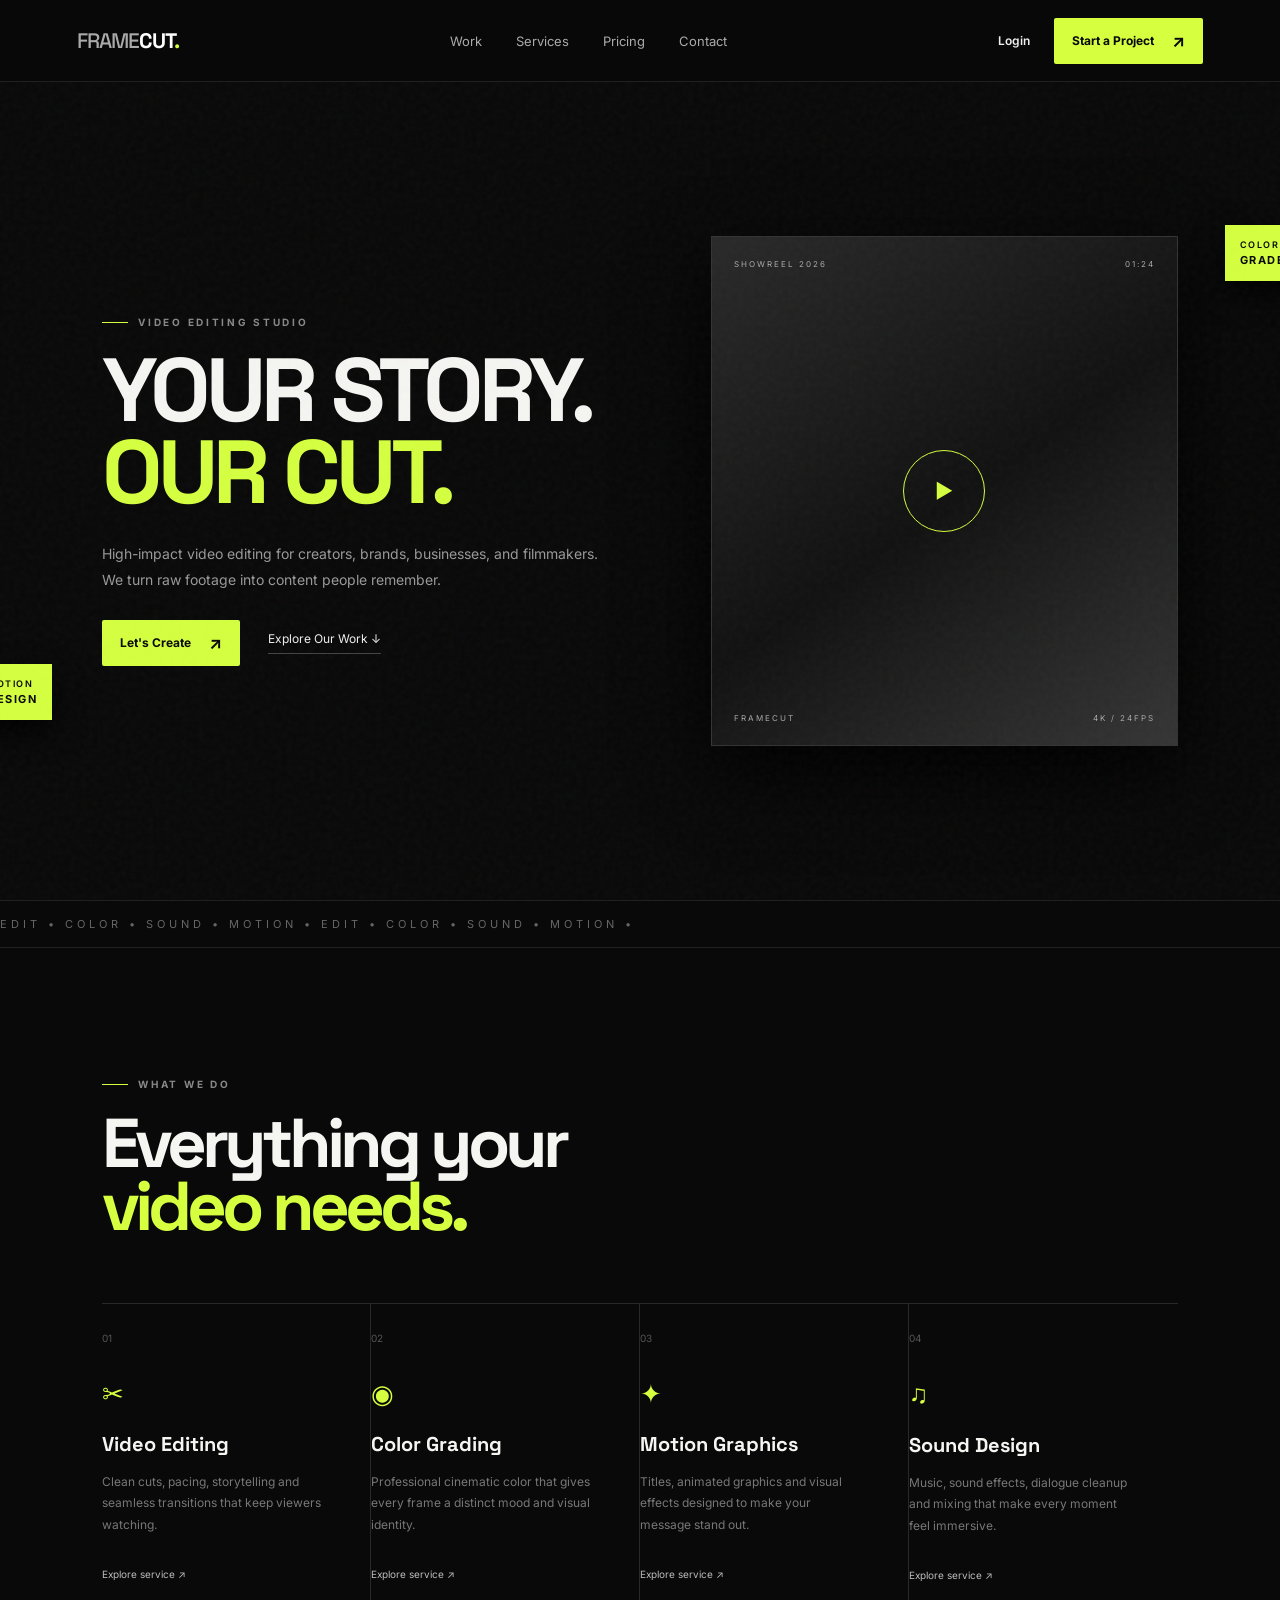
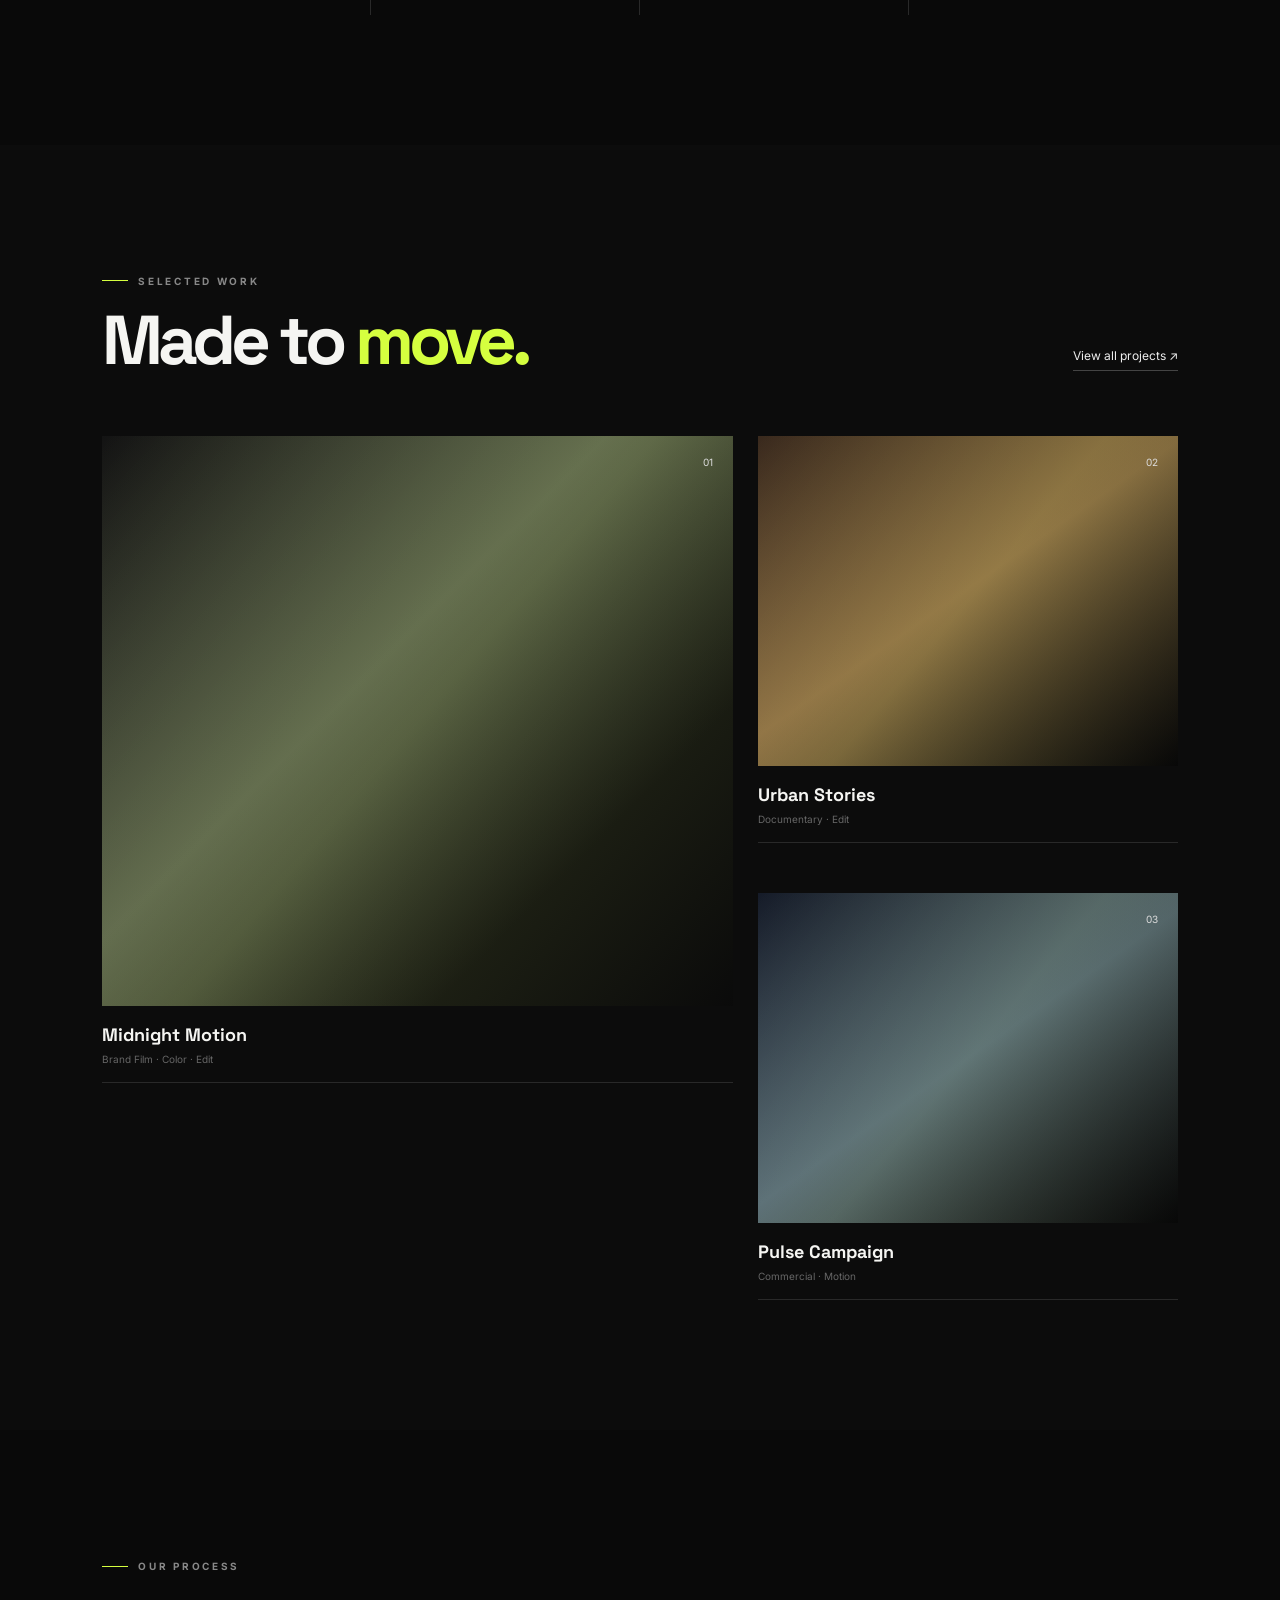
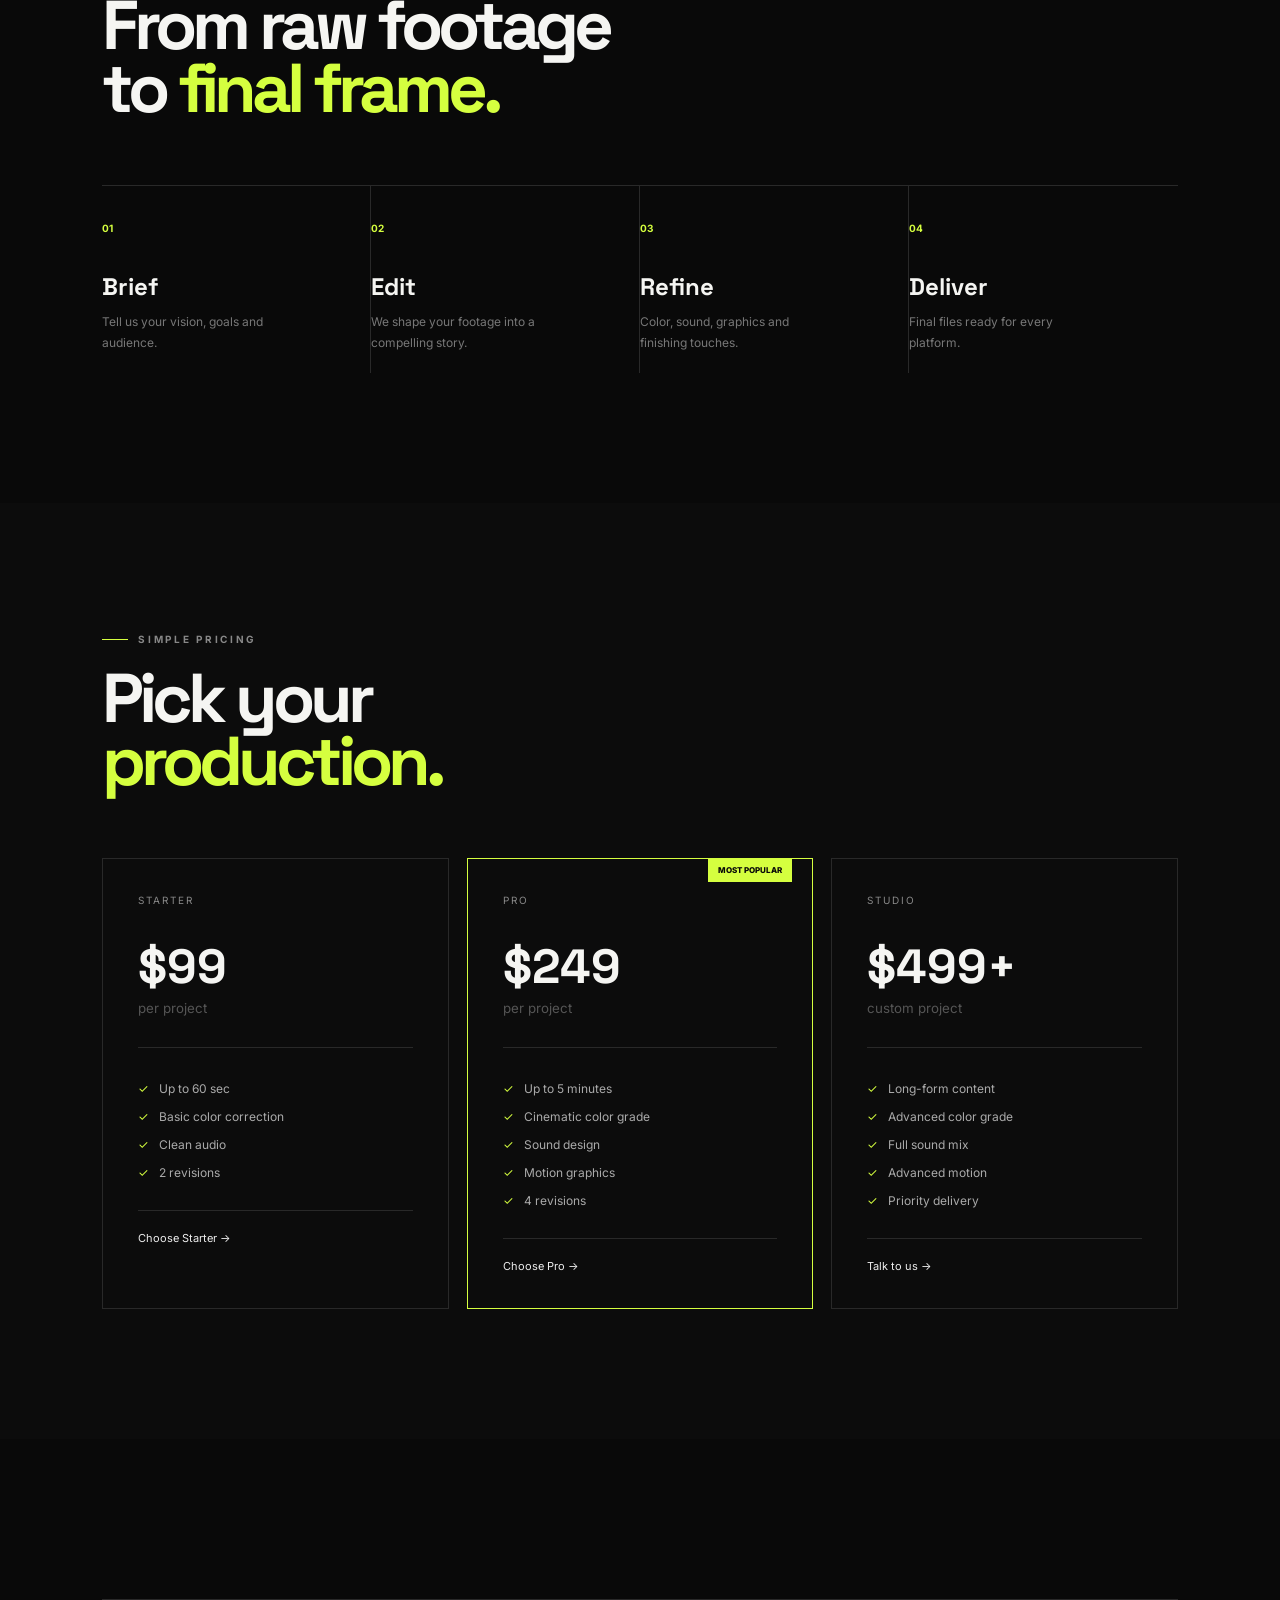
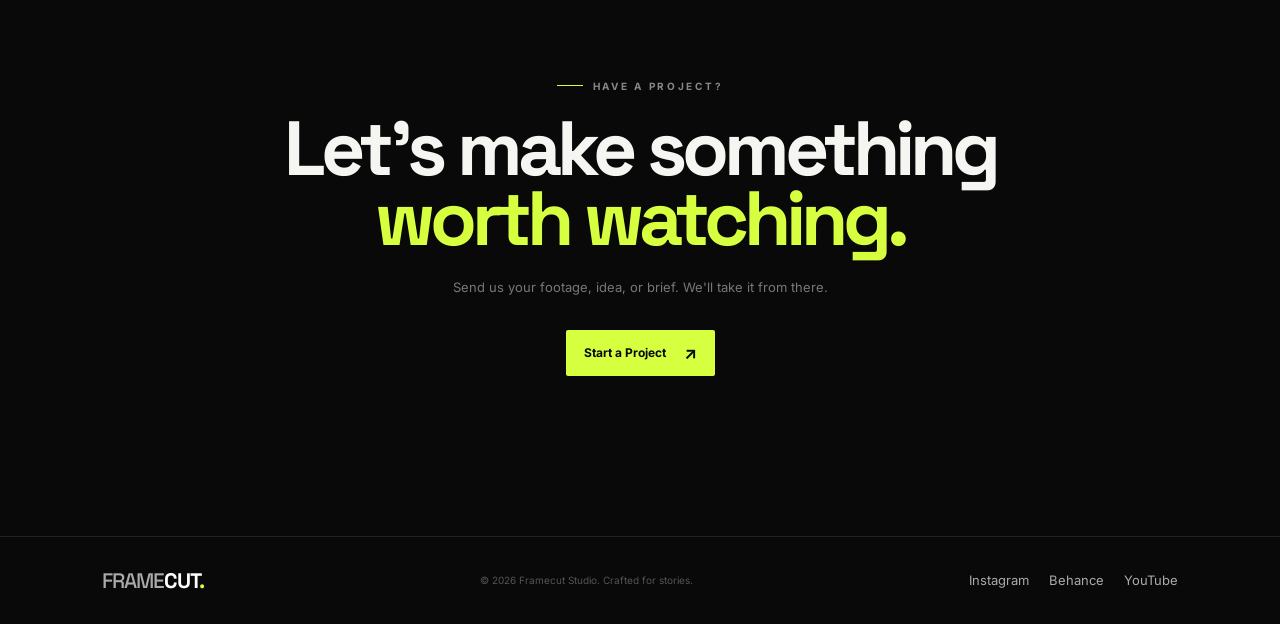
<file: index.html>
<!DOCTYPE html>
<html lang="en">
<head>
  <meta charset="UTF-8">
  <meta name="viewport" content="width=device-width, initial-scale=1.0">
  <title>FRAMECUT — Video Editing Studio</title>
  <link rel="preconnect" href="https://fonts.googleapis.com">
  <link rel="preconnect" href="https://fonts.gstatic.com" crossorigin>
  <link href="https://fonts.googleapis.com/css2?family=Inter:wght@400;500;600;700;800&family=Space+Grotesk:wght@500;600;700&display=swap" rel="stylesheet">
  <link rel="stylesheet" href="style.css">
</head>
<body>
  <div class="noise"></div>

  <header class="navbar">
    <a class="logo" href="#"><span>FRAME</span>CUT<span class="dot">.</span></a>
    <nav>
      <a href="#work">Work</a>
      <a href="#services">Services</a>
      <a href="#pricing">Pricing</a>
      <a href="#contact">Contact</a>
    </nav>
    <div class="nav-actions"><a class="login-link" href="#login">Login</a><a class="nav-btn" href="#contact">Start a Project <span>↗</span></a></div>
    <button class="menu" aria-label="Open menu">☰</button>
  </header>

  <main>
    <section class="hero">
      <div class="hero-copy reveal">
        <p class="eyebrow"><span></span> VIDEO EDITING STUDIO</p>
        <h1>YOUR STORY.<br><em>OUR CUT.</em></h1>
        <p class="hero-text">High-impact video editing for creators, brands, businesses, and filmmakers. We turn raw footage into content people remember.</p>
        <div class="hero-actions">
          <a class="primary-btn" href="#contact">Let's Create <span>↗</span></a>
          <a class="text-btn" href="#work">Explore Our Work <span>↓</span></a>
        </div>
      </div>
      <div class="hero-visual reveal">
        <div class="video-card">
          <div class="video-top"><span>SHOWREEL 2026</span><span>01:24</span></div>
          <div class="play"><span>▶</span></div>
          <div class="video-bottom"><span>FRAMECUT</span><span>4K / 24FPS</span></div>
        </div>
        <div class="floating-tag tag-one">COLOR<br><b>GRADE</b></div>
        <div class="floating-tag tag-two">MOTION<br><b>DESIGN</b></div>
      </div>
    </section>

    <section class="marquee">
      <div>EDIT • COLOR • SOUND • MOTION • EDIT • COLOR • SOUND • MOTION •</div>
    </section>

    <section class="section" id="services">
      <div class="section-head reveal">
        <p class="eyebrow"><span></span> WHAT WE DO</p>
        <h2>Everything your<br><em>video needs.</em></h2>
      </div>
      <div class="service-grid">
        <article class="service reveal"><div class="num">01</div><div class="icon">✂</div><h3>Video Editing</h3><p>Clean cuts, pacing, storytelling and seamless transitions that keep viewers watching.</p><a href="#contact">Explore service ↗</a></article>
        <article class="service reveal"><div class="num">02</div><div class="icon">◉</div><h3>Color Grading</h3><p>Professional cinematic color that gives every frame a distinct mood and visual identity.</p><a href="#contact">Explore service ↗</a></article>
        <article class="service reveal"><div class="num">03</div><div class="icon">✦</div><h3>Motion Graphics</h3><p>Titles, animated graphics and visual effects designed to make your message stand out.</p><a href="#contact">Explore service ↗</a></article>
        <article class="service reveal"><div class="num">04</div><div class="icon">♫</div><h3>Sound Design</h3><p>Music, sound effects, dialogue cleanup and mixing that make every moment feel immersive.</p><a href="#contact">Explore service ↗</a></article>
      </div>
    </section>

    <section class="section work" id="work">
      <div class="section-head work-head reveal">
        <div><p class="eyebrow"><span></span> SELECTED WORK</p><h2>Made to <em>move.</em></h2></div>
        <a class="text-btn" href="#contact">View all projects ↗</a>
      </div>
      <div class="projects">
        <article class="project project-large reveal"><div class="project-image img-one"><span>01</span></div><div class="project-info"><h3>Midnight Motion</h3><p>Brand Film · Color · Edit</p></div></article>
        <article class="project reveal"><div class="project-image img-two"><span>02</span></div><div class="project-info"><h3>Urban Stories</h3><p>Documentary · Edit</p></div></article>
        <article class="project reveal"><div class="project-image img-three"><span>03</span></div><div class="project-info"><h3>Pulse Campaign</h3><p>Commercial · Motion</p></div></article>
      </div>
    </section>

    <section class="process section">
      <div class="section-head reveal"><p class="eyebrow"><span></span> OUR PROCESS</p><h2>From raw footage<br>to <em>final frame.</em></h2></div>
      <div class="steps">
        <div class="step reveal"><b>01</b><h3>Brief</h3><p>Tell us your vision, goals and audience.</p></div>
        <div class="step reveal"><b>02</b><h3>Edit</h3><p>We shape your footage into a compelling story.</p></div>
        <div class="step reveal"><b>03</b><h3>Refine</h3><p>Color, sound, graphics and finishing touches.</p></div>
        <div class="step reveal"><b>04</b><h3>Deliver</h3><p>Final files ready for every platform.</p></div>
      </div>
    </section>

    <section class="pricing section" id="pricing">
      <div class="section-head reveal"><p class="eyebrow"><span></span> SIMPLE PRICING</p><h2>Pick your<br><em>production.</em></h2></div>
      <div class="price-grid">
        <article class="price reveal"><p>STARTER</p><h3>$99</h3><small>per project</small><ul><li>Up to 60 sec</li><li>Basic color correction</li><li>Clean audio</li><li>2 revisions</li></ul><a href="#contact">Choose Starter →</a></article>
        <article class="price featured reveal"><div class="popular">MOST POPULAR</div><p>PRO</p><h3>$249</h3><small>per project</small><ul><li>Up to 5 minutes</li><li>Cinematic color grade</li><li>Sound design</li><li>Motion graphics</li><li>4 revisions</li></ul><a href="#contact">Choose Pro →</a></article>
        <article class="price reveal"><p>STUDIO</p><h3>$499+</h3><small>custom project</small><ul><li>Long-form content</li><li>Advanced color grade</li><li>Full sound mix</li><li>Advanced motion</li><li>Priority delivery</li></ul><a href="#contact">Talk to us →</a></article>
      </div>
    </section>

    <section class="cta section" id="contact">
      <div class="cta-inner reveal">
        <p class="eyebrow"><span></span> HAVE A PROJECT?</p>
        <h2>Let's make something<br><em>worth watching.</em></h2>
        <p>Send us your footage, idea, or brief. We'll take it from there.</p>
        <a class="primary-btn" href="mailto:hello@framecut.studio">Start a Project <span>↗</span></a>
      </div>
    </section>
  </main>

  <div class="login-modal" id="login" aria-hidden="true">
    <div class="login-backdrop" data-close-login></div>
    <div class="login-panel">
      <button class="close-login" aria-label="Close login" data-close-login>×</button>
      <div class="login-brand">FRAME<span>CUT</span><b>.</b></div>
      <p class="eyebrow"><span></span> MEMBER ACCESS</p>
      <h2>Welcome <em>back.</em></h2>
      <p class="login-sub">Sign in to manage your projects and video orders.</p>

      <div class="auth-tabs">
        <button class="auth-tab active" data-tab="login-form">Login</button>
        <button class="auth-tab" data-tab="signup-form">Create account</button>
      </div>

      <form id="login-form" class="auth-form">
        <label>Email address<input type="email" placeholder="you@example.com" required></label>
        <label>Password<div class="password-wrap"><input id="login-password" type="password" placeholder="••••••••" required><button type="button" class="show-pass" data-target="login-password">Show</button></div></label>
        <div class="form-row"><label class="check"><input type="checkbox"> Remember me</label><a href="#">Forgot password?</a></div>
        <button class="auth-submit" type="submit">Sign In <span>↗</span></button>
      </form>

      <form id="signup-form" class="auth-form" style="display:none">
        <label>Full name<input type="text" placeholder="Your name" required></label>
        <label>Email address<input type="email" placeholder="you@example.com" required></label>
        <label>Password<div class="password-wrap"><input id="signup-password" type="password" placeholder="Create a password" required><button type="button" class="show-pass" data-target="signup-password">Show</button></div></label>
        <button class="auth-submit" type="submit">Create Account <span>↗</span></button>
      </form>
      <p class="demo-note">Demo front-end authentication panel — connect a backend/database for real accounts.</p>
    </div>
  </div>

  <footer>
    <a class="logo" href="#"><span>FRAME</span>CUT<span class="dot">.</span></a>
    <p>© 2026 Framecut Studio. Crafted for stories.</p>
    <div><a href="#">Instagram</a><a href="#">Behance</a><a href="#">YouTube</a></div>
  </footer>
  <script src="script.js"></script>
</body>
</html>
</file>
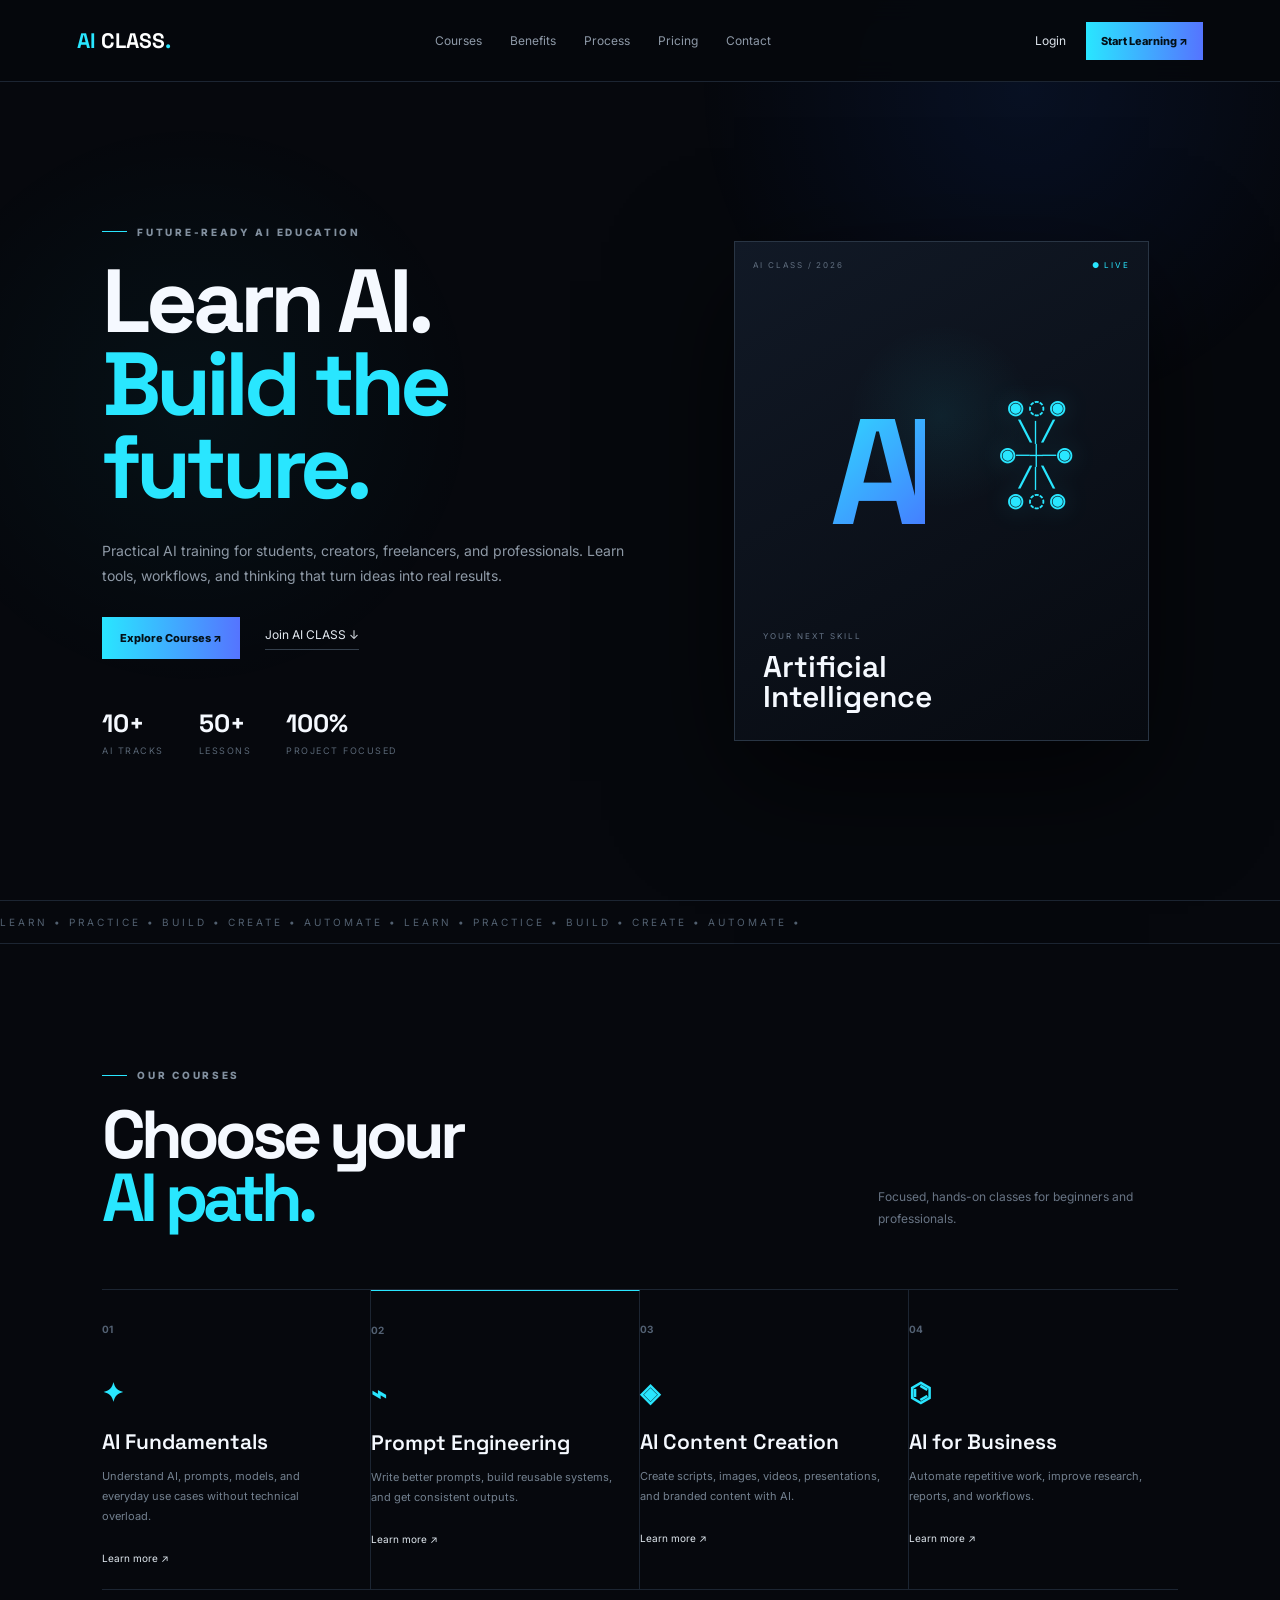
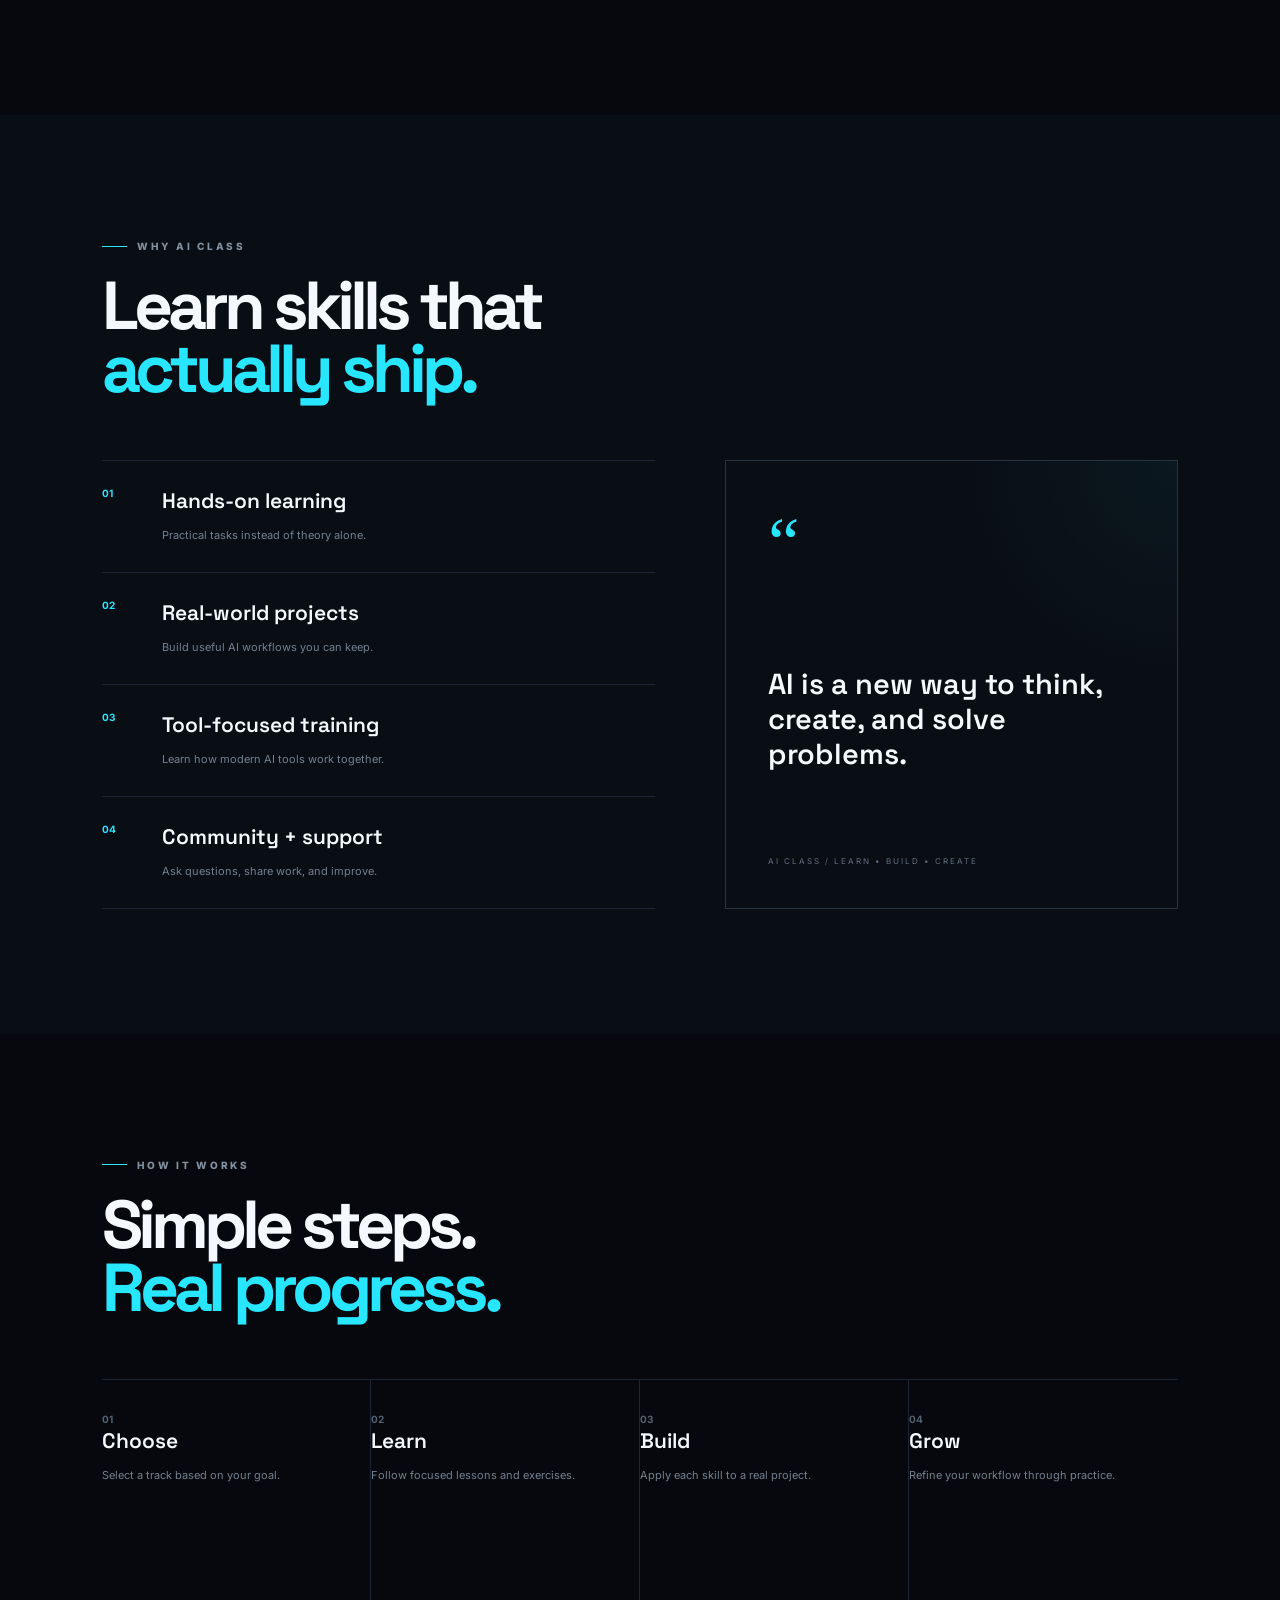
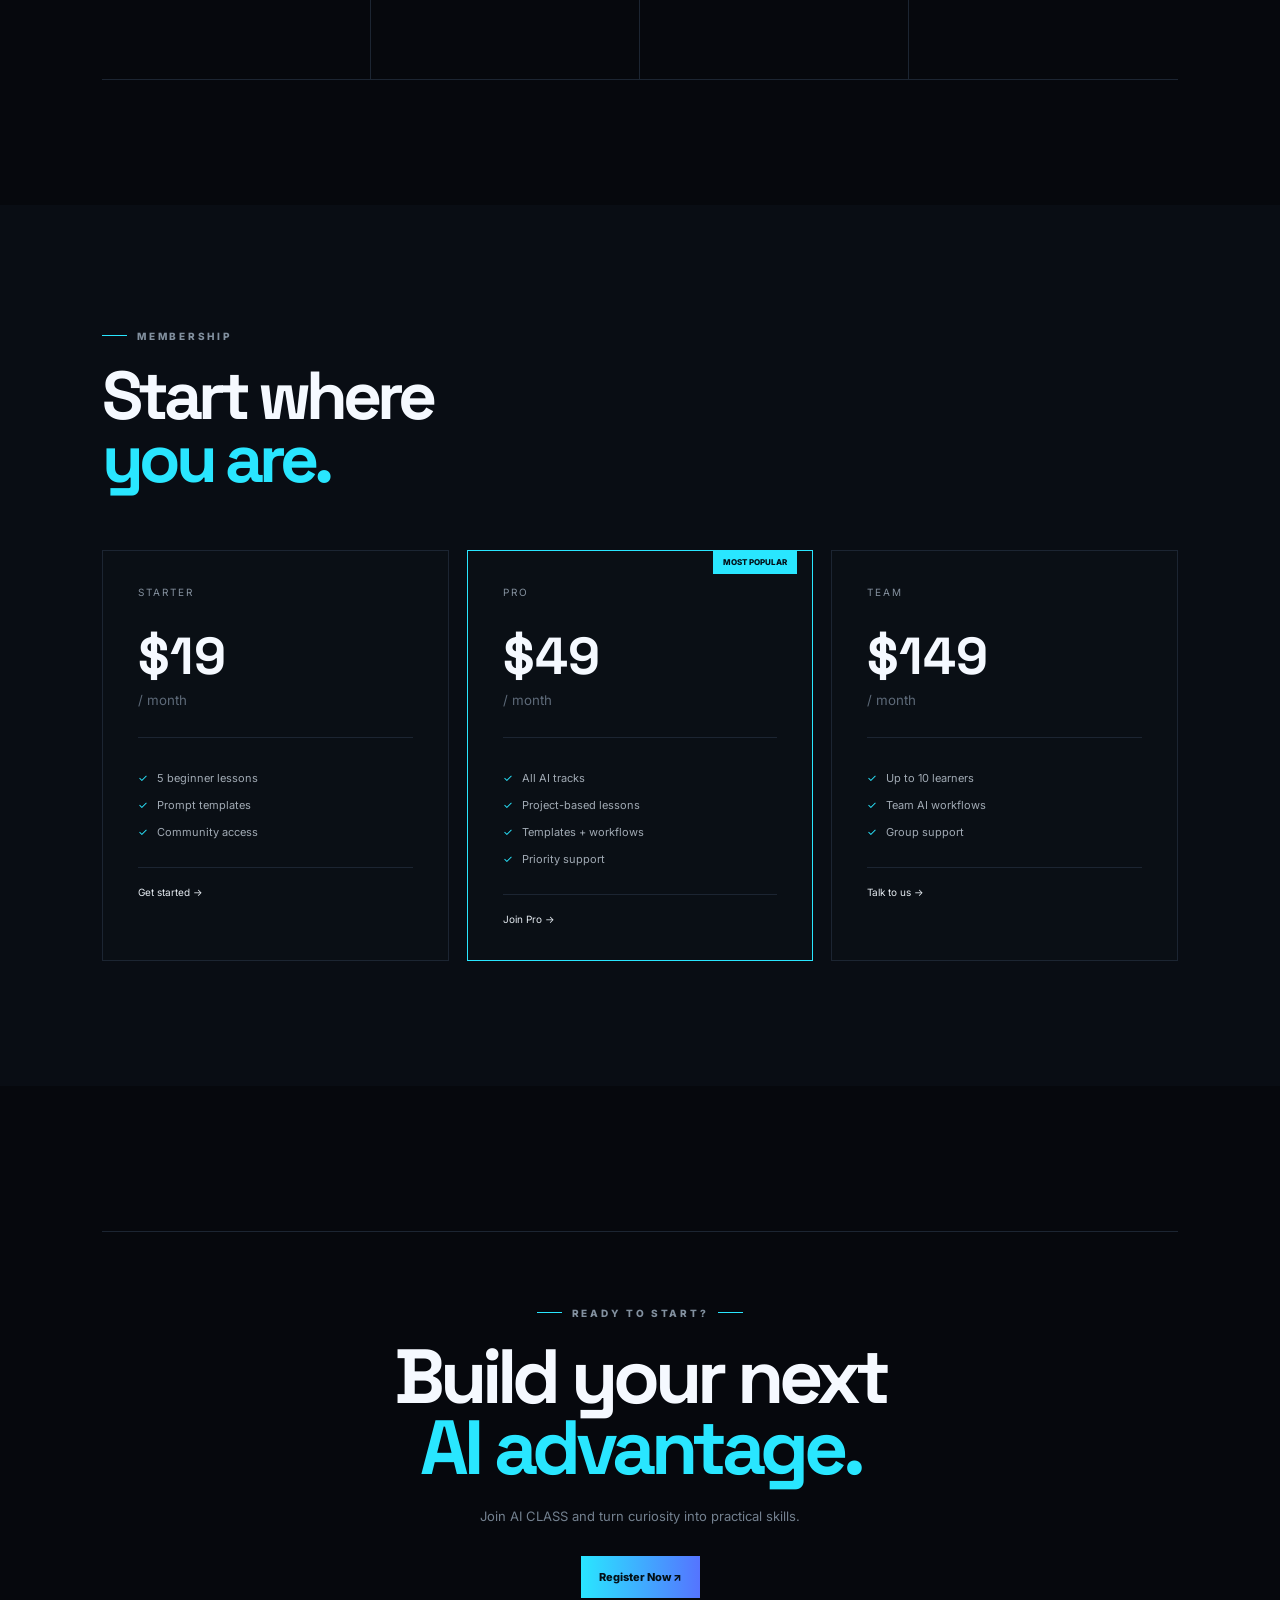
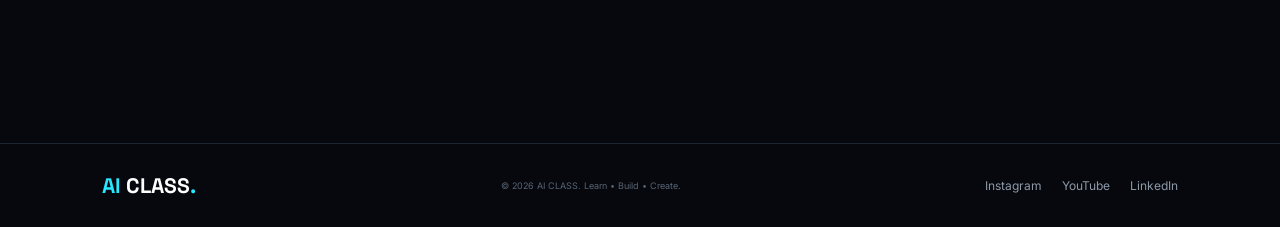
<file: ai-class/index.html>
<!doctype html><html lang="en"><head><meta charset="utf-8"><meta name="viewport" content="width=device-width,initial-scale=1"><title>AI CLASS — Learn. Practice. Grow.</title><link rel="preconnect" href="https://fonts.googleapis.com"><link rel="preconnect" href="https://fonts.gstatic.com" crossorigin><link href="https://fonts.googleapis.com/css2?family=Inter:wght@400;500;600;700;800&family=Space+Grotesk:wght@500;600;700&display=swap" rel="stylesheet"><link rel="stylesheet" href="style.css"></head><body>
<header class="nav"><a class="brand" href="#"><span>AI</span> CLASS<b>.</b></a><nav id="nav"><a href="#courses">Courses</a><a href="#benefits">Benefits</a><a href="#process">Process</a><a href="#pricing">Pricing</a><a href="#contact">Contact</a></nav><div class="nav-actions"><a class="login" href="#login">Login</a><a class="btn small" href="#courses">Start Learning ↗</a></div><button id="menu">☰</button></header>
<main><section class="hero"><div class="copy reveal"><div class="eyebrow"><i></i> FUTURE-READY AI EDUCATION</div><h1>Learn AI.<br><em>Build the future.</em></h1><p>Practical AI training for students, creators, freelancers, and professionals. Learn tools, workflows, and thinking that turn ideas into real results.</p><div class="actions"><a class="btn" href="#courses">Explore Courses ↗</a><a class="ghost" href="#contact">Join AI CLASS ↓</a></div><div class="stats"><div><strong>10+</strong><span>AI Tracks</span></div><div><strong>50+</strong><span>Lessons</span></div><div><strong>100%</strong><span>Project Focused</span></div></div></div><div class="visual reveal"><div class="ai-card"><div class="top">AI CLASS / 2026 <span>● LIVE</span></div><div class="symbol">AI</div><div class="brain">◉ ◌ ◉<br>╲│╱<br>◉─┼─◉<br>╱│╲<br>◉ ◌ ◉</div><div class="visual-copy"><small>YOUR NEXT SKILL</small><h3>Artificial<br>Intelligence</h3></div></div></div></section>
<section class="ticker">LEARN • PRACTICE • BUILD • CREATE • AUTOMATE • LEARN • PRACTICE • BUILD • CREATE • AUTOMATE •</section>
<section class="section" id="courses"><div class="heading reveal"><div><div class="eyebrow"><i></i> OUR COURSES</div><h2>Choose your<br><em>AI path.</em></h2></div><p>Focused, hands-on classes for beginners and professionals.</p></div><div class="grid four"><article class="card reveal"><b>01</b><strong>✦</strong><h3>AI Fundamentals</h3><p>Understand AI, prompts, models, and everyday use cases without technical overload.</p><a href="#contact">Learn more ↗</a></article><article class="card featured reveal"><b>02</b><strong>⌁</strong><h3>Prompt Engineering</h3><p>Write better prompts, build reusable systems, and get consistent outputs.</p><a href="#contact">Learn more ↗</a></article><article class="card reveal"><b>03</b><strong>◈</strong><h3>AI Content Creation</h3><p>Create scripts, images, videos, presentations, and branded content with AI.</p><a href="#contact">Learn more ↗</a></article><article class="card reveal"><b>04</b><strong>⌬</strong><h3>AI for Business</h3><p>Automate repetitive work, improve research, reports, and workflows.</p><a href="#contact">Learn more ↗</a></article></div></section>
<section class="section dark" id="benefits"><div class="heading reveal"><div><div class="eyebrow"><i></i> WHY AI CLASS</div><h2>Learn skills that<br><em>actually ship.</em></h2></div></div><div class="split"><div class="benefits"><article class="benefit reveal"><b>01</b><div><h3>Hands-on learning</h3><p>Practical tasks instead of theory alone.</p></div></article><article class="benefit reveal"><b>02</b><div><h3>Real-world projects</h3><p>Build useful AI workflows you can keep.</p></div></article><article class="benefit reveal"><b>03</b><div><h3>Tool-focused training</h3><p>Learn how modern AI tools work together.</p></div></article><article class="benefit reveal"><b>04</b><div><h3>Community + support</h3><p>Ask questions, share work, and improve.</p></div></article></div><div class="quote reveal"><span>“</span><blockquote>AI is a new way to think, create, and solve problems.</blockquote><small>AI CLASS / LEARN • BUILD • CREATE</small></div></div></section>
<section class="section" id="process"><div class="heading reveal"><div><div class="eyebrow"><i></i> HOW IT WORKS</div><h2>Simple steps.<br><em>Real progress.</em></h2></div></div><div class="grid four"><article class="step reveal"><b>01</b><h3>Choose</h3><p>Select a track based on your goal.</p></article><article class="step reveal"><b>02</b><h3>Learn</h3><p>Follow focused lessons and exercises.</p></article><article class="step reveal"><b>03</b><h3>Build</h3><p>Apply each skill to a real project.</p></article><article class="step reveal"><b>04</b><h3>Grow</h3><p>Refine your workflow through practice.</p></article></div></section>
<section class="section dark" id="pricing"><div class="heading reveal"><div><div class="eyebrow"><i></i> MEMBERSHIP</div><h2>Start where<br><em>you are.</em></h2></div></div><div class="pricing"><article class="price reveal"><p>STARTER</p><h3>$19</h3><small>/ month</small><ul><li>5 beginner lessons</li><li>Prompt templates</li><li>Community access</li></ul><a href="#contact">Get started →</a></article><article class="price popular reveal"><label>MOST POPULAR</label><p>PRO</p><h3>$49</h3><small>/ month</small><ul><li>All AI tracks</li><li>Project-based lessons</li><li>Templates + workflows</li><li>Priority support</li></ul><a href="#contact">Join Pro →</a></article><article class="price reveal"><p>TEAM</p><h3>$149</h3><small>/ month</small><ul><li>Up to 10 learners</li><li>Team AI workflows</li><li>Group support</li></ul><a href="#contact">Talk to us →</a></article></div></section>
<section class="cta" id="contact"><div class="reveal"><div class="eyebrow center"><i></i> READY TO START? <i></i></div><h2>Build your next<br><em>AI advantage.</em></h2><p>Join AI CLASS and turn curiosity into practical skills.</p><a class="btn" href="mailto:hello@aiclass.example">Register Now ↗</a></div></section></main>
<div class="login-modal" id="login" aria-hidden="true"><div class="login-backdrop" data-close-login></div><div class="login-panel"><button class="close-login" type="button" aria-label="Close login" data-close-login>×</button><div class="login-logo"><span>AI</span> CLASS<b>.</b></div><div class="eyebrow"><i></i> MEMBER ACCESS</div><h2>Welcome <em>back.</em></h2><p class="login-sub">Sign in to access your AI classes, projects, and learning dashboard.</p><div class="auth-tabs"><button class="auth-tab active" data-tab="login-form" type="button">Login</button><button class="auth-tab" data-tab="signup-form" type="button">Create account</button></div><form id="login-form" class="auth-form"><label>Email address<input type="email" placeholder="you@example.com" required></label><label>Password<div class="password-wrap"><input id="login-password" type="password" placeholder="••••••••" required><button class="show-pass" type="button" data-target="login-password">Show</button></div></label><div class="form-row"><label class="remember"><input type="checkbox"> Remember me</label><a href="#">Forgot password?</a></div><button class="auth-submit" type="submit">Sign In <span>↗</span></button></form><form id="signup-form" class="auth-form" style="display:none"><label>Full name<input type="text" placeholder="Your name" required></label><label>Email address<input type="email" placeholder="you@example.com" required></label><label>Password<div class="password-wrap"><input id="signup-password" type="password" placeholder="Create a password" required><button class="show-pass" type="button" data-target="signup-password">Show</button></div></label><button class="auth-submit" type="submit">Create Account <span>↗</span></button></form><p class="demo-note">Front-end demo authentication. Connect Firebase Authentication for real accounts.</p></div></div>
<footer><a class="brand" href="#"><span>AI</span> CLASS<b>.</b></a><p>© 2026 AI CLASS. Learn • Build • Create.</p><div><a href="#">Instagram</a><a href="#">YouTube</a><a href="#">LinkedIn</a></div></footer><script src="script.js"></script></body></html>
</file>
<file: style.css>
*{box-sizing:border-box;margin:0;padding:0}html{scroll-behavior:smooth}body{background:#090909;color:#f5f5f2;font-family:Inter,Arial,sans-serif;overflow-x:hidden}.noise{position:fixed;inset:0;pointer-events:none;opacity:.035;z-index:10;background-image:url("data:image/svg+xml,%3Csvg viewBox='0 0 180 180' xmlns='http://www.w3.org/2000/svg'%3E%3Cfilter id='n'%3E%3CfeTurbulence type='fractalNoise' baseFrequency='.9' numOctaves='3' stitchTiles='stitch'/%3E%3C/filter%3E%3Crect width='100%25' height='100%25' filter='url(%23n)'/%3E%3C/svg%3E")}.navbar{height:82px;display:flex;align-items:center;justify-content:space-between;padding:0 6vw;border-bottom:1px solid #202020;position:relative;z-index:20;background:#090909ee;backdrop-filter:blur(10px)}.logo{font-family:"Space Grotesk";font-weight:700;font-size:21px;letter-spacing:-1px;color:#fff;text-decoration:none}.logo span:first-child{font-weight:500;color:#aaa}.dot{color:#d5ff3f!important}.navbar nav{display:flex;gap:34px}.navbar nav a,footer a{color:#aaa;text-decoration:none;font-size:13px;transition:.2s}.navbar nav a:hover,footer a:hover{color:#fff}.nav-actions{display:flex;align-items:center;gap:24px}.login-link{color:#eee;text-decoration:none;font-size:12px;font-weight:600}.login-link:hover{color:#d5ff3f}.nav-btn,.primary-btn{background:#d5ff3f;color:#090909;text-decoration:none;padding:13px 18px;font-weight:700;font-size:12px;border-radius:2px;display:inline-flex;gap:18px;align-items:center}.nav-btn span,.primary-btn span{font-size:17px}.menu{display:none;background:none;border:0;color:#fff;font-size:23px}.hero{min-height:calc(100vh - 82px);padding:8vh 8vw;display:grid;grid-template-columns:1fr .9fr;align-items:center;gap:7vw}.eyebrow{font-size:10px;letter-spacing:2.7px;color:#888;font-weight:700;margin-bottom:22px;display:flex;align-items:center;gap:10px}.eyebrow span{width:26px;height:1px;background:#d5ff3f}.hero h1,.section h2,.cta h2{font-family:"Space Grotesk";font-size:clamp(55px,7vw,105px);line-height:.91;letter-spacing:-5px}.hero h1 em,.section h2 em,.cta h2 em{font-style:normal;color:#d5ff3f}.hero-text{max-width:500px;color:#999;line-height:1.8;margin:28px 0;font-size:14px}.hero-actions{display:flex;align-items:center;gap:28px}.text-btn{color:#eee;text-decoration:none;font-size:12px;border-bottom:1px solid #444;padding-bottom:7px}.video-card{height:510px;position:relative;background:linear-gradient(145deg,#292929,#111 52%,#353535);overflow:hidden;border:1px solid #333;box-shadow:0 25px 70px #000}.video-card:before{content:"";position:absolute;inset:0;background:radial-gradient(circle at 65% 35%,#d5ff3f22,transparent 30%),linear-gradient(125deg,transparent 35%,#fff08 36%,transparent 58%)}.video-top,.video-bottom{position:absolute;left:22px;right:22px;display:flex;justify-content:space-between;font-size:8px;letter-spacing:2px;color:#aaa}.video-top{top:22px}.video-bottom{bottom:22px}.play{position:absolute;left:50%;top:50%;transform:translate(-50%,-50%);width:82px;height:82px;border:1px solid #d5ff3f;border-radius:50%;display:grid;place-items:center;color:#d5ff3f;font-size:20px}.floating-tag{position:absolute;background:#d5ff3f;color:#090909;padding:13px 15px;font-size:9px;letter-spacing:1.5px;line-height:1.5;font-weight:600;box-shadow:0 12px 30px #000}.floating-tag b{font-size:11px}.tag-one{right:-20px;top:25%}.tag-two{left:-28px;bottom:20%}.marquee{border-block:1px solid #202020;overflow:hidden;white-space:nowrap;padding:16px 0;color:#666;font-size:11px;letter-spacing:4px}.marquee div{animation:marquee 22s linear infinite}.section{padding:130px 8vw}.section-head{margin-bottom:65px}.section h2{font-size:clamp(45px,5.4vw,80px)}.service-grid{display:grid;grid-template-columns:repeat(4,1fr);border-top:1px solid #292929}.service{padding:28px 20px 32px 0;border-right:1px solid #292929;min-height:300px;transition:.3s}.service:hover{transform:translateY(-6px);padding-left:10px}.service:last-child{border-right:0}.num{color:#555;font-size:10px}.icon{font-size:26px;color:#d5ff3f;margin:34px 0 22px}.service h3{font-family:"Space Grotesk";font-size:20px;margin-bottom:14px}.service p{color:#777;font-size:12px;line-height:1.8;max-width:220px;margin-bottom:26px}.service a{font-size:10px;color:#bbb;text-decoration:none}.work{background:#0c0c0c}.work-head{display:flex;justify-content:space-between;align-items:end}.projects{display:grid;grid-template-columns:1.5fr 1fr;gap:50px 25px}.project-large{grid-row:span 2}.project-image{height:330px;position:relative;overflow:hidden;background:#222}.project-large .project-image{height:570px}.project-image:after{content:"";position:absolute;inset:0;background:linear-gradient(130deg,#0000,#d5ff3f1c 50%,#0008)}.project-image span{position:absolute;z-index:1;top:20px;right:20px;font-size:10px;color:#ddd}.img-one{background:linear-gradient(135deg,#131313,#596050 42%,#161616 75%)}.img-two{background:linear-gradient(145deg,#39291d,#8c6a47 48%,#111)}.img-three{background:linear-gradient(145deg,#151b28,#53657d 50%,#111)}.project-info{padding:17px 0;border-bottom:1px solid #292929}.project-info h3{font-family:"Space Grotesk";font-size:18px}.project-info p{font-size:10px;color:#666;margin-top:7px}.steps{display:grid;grid-template-columns:repeat(4,1fr);border-top:1px solid #292929}.step{padding:30px 25px 20px 0;border-right:1px solid #292929}.step:last-child{border:0}.step b{font-size:10px;color:#d5ff3f}.step h3{font-family:"Space Grotesk";font-size:24px;margin:35px 0 10px}.step p{color:#777;font-size:12px;line-height:1.7;max-width:180px}.pricing{background:#0c0c0c}.price-grid{display:grid;grid-template-columns:repeat(3,1fr);gap:18px}.price{position:relative;border:1px solid #292929;padding:35px}.price p{font-size:10px;letter-spacing:2px;color:#888}.price h3{font-family:"Space Grotesk";font-size:48px;margin-top:30px}.price small{color:#555}.price ul{list-style:none;border-top:1px solid #292929;margin:30px 0;padding-top:20px}.price li{font-size:12px;color:#aaa;margin:13px 0}.price li:before{content:"✓";color:#d5ff3f;margin-right:10px}.price a{display:block;color:#eee;text-decoration:none;border-top:1px solid #292929;padding-top:20px;font-size:11px}.featured{border-color:#d5ff3f}.popular{position:absolute;top:-1px;right:20px;background:#d5ff3f;color:#090909;font-size:8px;font-weight:800;padding:7px 10px}.cta{text-align:center;padding-block:160px}.cta-inner{border-top:1px solid #292929;padding-top:80px}.cta .eyebrow{justify-content:center}.cta h2{font-size:clamp(48px,6vw,90px)}.cta p:not(.eyebrow){color:#777;margin:25px auto 35px;font-size:13px}.cta .primary-btn{margin:auto}footer{border-top:1px solid #222;padding:30px 8vw;display:flex;justify-content:space-between;align-items:center}footer p{font-size:10px;color:#555}footer div{display:flex;gap:20px}@keyframes marquee{to{transform:translateX(-50%)}}.reveal{opacity:0;transform:translateY(25px);transition:opacity .8s ease,transform .8s ease}.reveal.show{opacity:1;transform:none}.login-modal{position:fixed;inset:0;z-index:100;display:none;align-items:center;justify-content:center;padding:25px}.login-modal.open{display:flex}.login-backdrop{position:absolute;inset:0;background:#000c;backdrop-filter:blur(9px)}.login-panel{position:relative;width:min(460px,100%);background:#101010;border:1px solid #303030;padding:42px;box-shadow:0 30px 100px #000;animation:loginIn .35s ease}.close-login{position:absolute;right:18px;top:13px;background:none;border:0;color:#777;font-size:28px;cursor:pointer}.close-login:hover{color:#fff}.login-brand{font-family:"Space Grotesk";font-weight:700;font-size:20px;margin-bottom:45px}.login-brand span{font-weight:400;color:#aaa}.login-brand b{color:#d5ff3f}.login-panel h2{font-family:"Space Grotesk";font-size:42px;letter-spacing:-2px;margin-top:-5px}.login-panel h2 em{font-style:normal;color:#d5ff3f}.login-sub{color:#777;font-size:12px;line-height:1.7;margin:12px 0 28px}.auth-tabs{display:flex;border-bottom:1px solid #292929;margin-bottom:25px}.auth-tab{background:none;border:0;color:#666;padding:12px 5px;margin-right:25px;font-size:11px;font-weight:700;cursor:pointer}.auth-tab.active{color:#d5ff3f;border-bottom:1px solid #d5ff3f}.auth-form label{display:block;color:#999;font-size:10px;letter-spacing:.5px;margin-bottom:17px}.auth-form input[type=email],.auth-form input[type=text],.auth-form input[type=password]{display:block;width:100%;margin-top:8px;background:#181818;border:1px solid #2c2c2c;color:#fff;padding:13px 14px;outline:none;font:inherit}.auth-form input:focus{border-color:#d5ff3f}.password-wrap{position:relative}.password-wrap input{padding-right:58px!important}.show-pass{position:absolute;right:8px;top:8px;background:none;border:0;color:#777;font-size:9px;cursor:pointer}.form-row{display:flex!important;justify-content:space-between;align-items:center;gap:10px;margin:4px 0 20px!important}.form-row a{color:#888;font-size:10px}.check{display:flex!important;align-items:center;gap:7px!important;margin:0!important}.check input{accent-color:#d5ff3f}.auth-submit{width:100%;background:#d5ff3f;border:0;padding:14px;color:#090909;font-weight:800;font-size:11px;cursor:pointer;display:flex;justify-content:space-between}.demo-note{text-align:center;color:#555;font-size:9px;margin-top:22px;line-height:1.6}@keyframes loginIn{from{opacity:0;transform:translateY(15px) scale(.98)}to{opacity:1;transform:none}}@media(max-width:850px){.navbar nav{display:none}.nav-actions .nav-btn{display:none}.nav-actions{margin-left:auto;margin-right:20px}.menu{display:block}.hero{grid-template-columns:1fr;padding-top:70px}.video-card{height:430px}.service-grid,.steps{grid-template-columns:1fr 1fr}.service:nth-child(2){border-right:0}.projects{grid-template-columns:1fr}.project-large{grid-row:auto}.project-large .project-image{height:430px}.price-grid{grid-template-columns:1fr}.section{padding-block:90px}.hero h1,.section h2{letter-spacing:-3px}footer{flex-direction:column;gap:20px}}@media(max-width:520px){.hero{padding-inline:6vw}.section{padding-inline:6vw}.service-grid,.steps{grid-template-columns:1fr}.service{border-right:0;border-bottom:1px solid #292929}.step{border-right:0;border-bottom:1px solid #292929}.hero-actions{flex-direction:column;align-items:flex-start}.video-card{height:360px}.floating-tag{display:none}footer{text-align:center;padding-inline:6vw}.login-panel{padding:30px 22px}.login-panel h2{font-size:35px}}
</file>
<file: ai-class/style.css>
*{box-sizing:border-box;margin:0;padding:0}html{scroll-behavior:smooth}:root{--bg:#06080d;--panel:#0b1018;--text:#f5f9ff;--muted:#7e8998;--line:#1c2532;--cyan:#29e6ff;--blue:#4a6cff}body{background:var(--bg);color:var(--text);font-family:Inter,Arial,sans-serif;overflow-x:hidden}body:before{content:"";position:fixed;inset:0;z-index:-2;background:radial-gradient(circle at 80% 10%,#1d63ff18,transparent 25%),radial-gradient(circle at 15% 45%,#20eaff0b,transparent 24%)}.nav{height:82px;display:flex;align-items:center;justify-content:space-between;padding:0 6vw;border-bottom:1px solid var(--line);position:sticky;top:0;z-index:50;background:#06080dea;backdrop-filter:blur(12px)}.brand{font:700 21px "Space Grotesk";color:#fff;text-decoration:none}.brand span,.brand b{color:var(--cyan)}nav{display:flex;gap:28px}nav a,.login,footer a{color:#8e99a8;text-decoration:none;font-size:12px}.nav-actions{display:flex;gap:20px;align-items:center}.btn{display:inline-flex;gap:15px;align-items:center;background:linear-gradient(90deg,var(--cyan),#5574ff);color:#031018;text-decoration:none;padding:14px 18px;font-size:11px;font-weight:800}.small{padding:12px 15px}.login{color:#dce3ea;cursor:pointer}#menu{display:none;background:none;border:0;color:#fff;font-size:24px}.hero{min-height:calc(100vh - 82px);display:grid;grid-template-columns:1fr .9fr;align-items:center;gap:6vw;padding:8vh 8vw}.eyebrow{display:flex;align-items:center;gap:10px;color:#82909f;font-size:10px;font-weight:800;letter-spacing:2.7px;margin-bottom:22px}.eyebrow i{width:25px;height:1px;background:var(--cyan)}.hero h1,h2,.cta h2{font:700 clamp(54px,7vw,102px)/.93 "Space Grotesk";letter-spacing:-5px}.hero em,h2 em,.cta em{color:var(--cyan);font-style:normal}.hero p{max-width:580px;color:#8e99a6;font-size:14px;line-height:1.85;margin:28px 0}.actions{display:flex;gap:25px;align-items:center}.ghost{color:#e2e8ef;text-decoration:none;font-size:12px;border-bottom:1px solid #35404d;padding-bottom:7px}.stats{display:flex;gap:35px;margin-top:48px}.stats div{display:flex;flex-direction:column;gap:6px}.stats strong{font:700 25px "Space Grotesk"}.stats span{color:#596675;font-size:9px;letter-spacing:1.5px;text-transform:uppercase}.visual{min-height:540px;display:grid;place-items:center}.ai-card{position:relative;width:min(415px,94%);height:500px;background:linear-gradient(150deg,#111926,#070a10);border:1px solid #293544;box-shadow:0 40px 110px #0009;overflow:hidden}.ai-card:before{content:"";position:absolute;inset:0;background:radial-gradient(circle at 50% 35%,#29e6ff12,transparent 24%)}.top{position:absolute;top:18px;left:18px;right:18px;display:flex;justify-content:space-between;color:#627081;font-size:8px;letter-spacing:1.8px}.top span{color:var(--cyan)}.symbol{position:absolute;top:27%;left:23%;font:700 150px "Space Grotesk";letter-spacing:-20px;background:linear-gradient(135deg,#2ce9ff,#496cff);color:transparent;background-clip:text;-webkit-background-clip:text}.brain{position:absolute;top:31%;right:18%;color:var(--cyan);text-align:center;line-height:1.22;font-size:19px;font-weight:700;filter:drop-shadow(0 0 12px #29e6ff33)}.visual-copy{position:absolute;left:28px;bottom:28px}.visual-copy small{color:#667487;font-size:8px;letter-spacing:2px}.visual-copy h3{font:600 30px/1 "Space Grotesk";margin-top:9px}.ticker{border-block:1px solid var(--line);padding:15px 0;overflow:hidden;white-space:nowrap;color:#526070;letter-spacing:3px;font-size:10px}.section{padding:125px 8vw}.dark{background:#090d14}.heading{display:flex;justify-content:space-between;gap:50px;align-items:end;margin-bottom:60px}.heading>p{max-width:300px;color:#687484;font-size:12px;line-height:1.8}.heading h2{font-size:clamp(44px,5.3vw,78px)}.grid{display:grid;border-top:1px solid var(--line)}.four{grid-template-columns:repeat(4,1fr)}.card,.step{min-height:300px;padding:27px 22px 25px 0;border-right:1px solid var(--line);border-bottom:1px solid var(--line)}.card:last-child,.step:last-child{border-right:0}.card>b,.step>b{color:#536173;font-size:10px}.card>strong{display:block;color:var(--cyan);font-size:26px;margin:40px 0 20px}.card h3,.step h3,.benefit h3{font:600 21px "Space Grotesk";margin-bottom:12px}.card p,.step p,.benefit p{color:#73808f;font-size:11px;line-height:1.8}.card a{display:block;color:#dfe7ee;text-decoration:none;font-size:10px;margin-top:25px}.featured{border-top:1px solid var(--cyan)}.split{display:grid;grid-template-columns:1.1fr .9fr;gap:70px}.benefits{border-top:1px solid var(--line)}.benefit{display:grid;grid-template-columns:45px 1fr;gap:15px;padding:26px 0;border-bottom:1px solid var(--line)}.benefit>b{color:var(--cyan);font-size:10px}.quote{border:1px solid #293441;padding:42px;min-height:330px;display:flex;flex-direction:column;justify-content:space-between;background:radial-gradient(circle at 100% 0,#29e6ff0d,transparent 38%)}.quote>span{font:70px Georgia;color:var(--cyan)}blockquote{font:600 29px/1.2 "Space Grotesk"}.quote small{font-size:8px;color:#627080;letter-spacing:2px}.pricing{display:grid;grid-template-columns:repeat(3,1fr);gap:18px}.price{position:relative;border:1px solid var(--line);padding:35px;background:#0a0f15}.price p{font-size:10px;color:#84909e;letter-spacing:2px}.price h3{font:700 52px "Space Grotesk";margin-top:25px}.price small{color:#5d6978}.price ul{list-style:none;border-top:1px solid var(--line);margin:28px 0;padding-top:20px}.price li{color:#a1aab4;font-size:11px;margin:13px 0}.price li:before{content:"✓";color:var(--cyan);margin-right:9px}.price a{display:block;color:#e5ebf1;text-decoration:none;border-top:1px solid var(--line);padding-top:18px;font-size:10px}.popular{border-color:var(--cyan)}.popular label{position:absolute;top:-1px;right:15px;background:var(--cyan);color:#031018;font-size:8px;font-weight:800;padding:7px 10px}.cta{text-align:center;padding:145px 8vw}.cta>div{border-top:1px solid var(--line);padding-top:75px}.center{justify-content:center}.cta h2{font-size:clamp(47px,6vw,88px)}.cta p{color:#73808f;font-size:13px;margin:24px auto 32px}footer{border-top:1px solid var(--line);padding:28px 8vw;display:flex;align-items:center;justify-content:space-between;gap:20px}footer p{color:#596575;font-size:9px}footer div{display:flex;gap:20px}.reveal{opacity:0;transform:translateY(24px);transition:.7s ease}.reveal.show{opacity:1;transform:none}.login-modal{position:fixed;inset:0;z-index:100;display:none;align-items:center;justify-content:center;padding:20px}.login-modal.open{display:flex}.login-backdrop{position:absolute;inset:0;background:#000d;backdrop-filter:blur(10px)}.login-panel{position:relative;width:min(470px,100%);background:#0b1119;border:1px solid #2b3948;padding:38px;box-shadow:0 35px 100px #000;animation:loginIn .3s ease}.close-login{position:absolute;right:14px;top:10px;border:0;background:none;color:#758291;font-size:28px;cursor:pointer}.close-login:hover{color:#fff}.login-logo{font:700 20px "Space Grotesk";margin-bottom:38px}.login-logo span,.login-logo b{color:var(--cyan)}.login-panel h2{font:700 42px "Space Grotesk";letter-spacing:-2px}.login-panel h2 em{color:var(--cyan);font-style:normal}.login-sub{color:#768392;font-size:12px;line-height:1.7;margin:12px 0 25px}.auth-tabs{display:flex;border-bottom:1px solid var(--line);margin-bottom:23px}.auth-tab{border:0;background:none;color:#667383;font-size:11px;font-weight:800;padding:11px 5px;margin-right:24px;cursor:pointer}.auth-tab.active{color:var(--cyan);border-bottom:1px solid var(--cyan)}.auth-form label{display:block;color:#8a96a5;font-size:10px;margin-bottom:15px}.auth-form input[type=email],.auth-form input[type=text],.auth-form input[type=password]{display:block;width:100%;margin-top:8px;background:#111822;color:#fff;border:1px solid #283543;padding:13px 14px;outline:none;font:inherit}.auth-form input:focus{border-color:var(--cyan)}.password-wrap{position:relative}.password-wrap input{padding-right:54px!important}.show-pass{position:absolute;right:8px;top:8px;border:0;background:none;color:#6d7988;font-size:9px;cursor:pointer}.form-row{display:flex!important;align-items:center;justify-content:space-between;gap:12px;margin:2px 0 20px!important}.form-row a{font-size:10px;color:#758190}.remember{display:flex!important;align-items:center;gap:7px;margin:0!important}.remember input{accent-color:var(--cyan)}.auth-submit{width:100%;display:flex;justify-content:space-between;border:0;background:linear-gradient(90deg,var(--cyan),#5574ff);color:#031018;font-weight:800;font-size:11px;padding:14px;cursor:pointer}.demo-note{text-align:center;color:#566273;font-size:9px;line-height:1.6;margin-top:18px}@keyframes loginIn{from{opacity:0;transform:translateY(12px) scale(.98)}to{opacity:1;transform:none}}@media(max-width:900px){nav{display:none}.nav-actions{margin-left:auto;margin-right:18px}.nav-actions .btn{display:none}#menu{display:block}.hero{grid-template-columns:1fr}.visual{margin-top:30px}.four,.pricing{grid-template-columns:1fr 1fr}.card:nth-child(2){border-right:0}.split{grid-template-columns:1fr}.section{padding-block:90px}}@media(max-width:560px){.nav,.hero,.section,.cta{padding-left:6vw;padding-right:6vw}.hero h1,h2{letter-spacing:-3px}.actions{flex-direction:column;align-items:flex-start}.stats{gap:20px;flex-wrap:wrap}.four,.pricing{grid-template-columns:1fr}.card,.step{border-right:0}.ai-card{height:390px}.symbol{font-size:110px}.brain{right:15%;font-size:15px}blockquote{font-size:23px}footer{flex-direction:column;text-align:center}.login-panel{padding:28px 22px}.login-panel h2{font-size:35px}}
</file>
